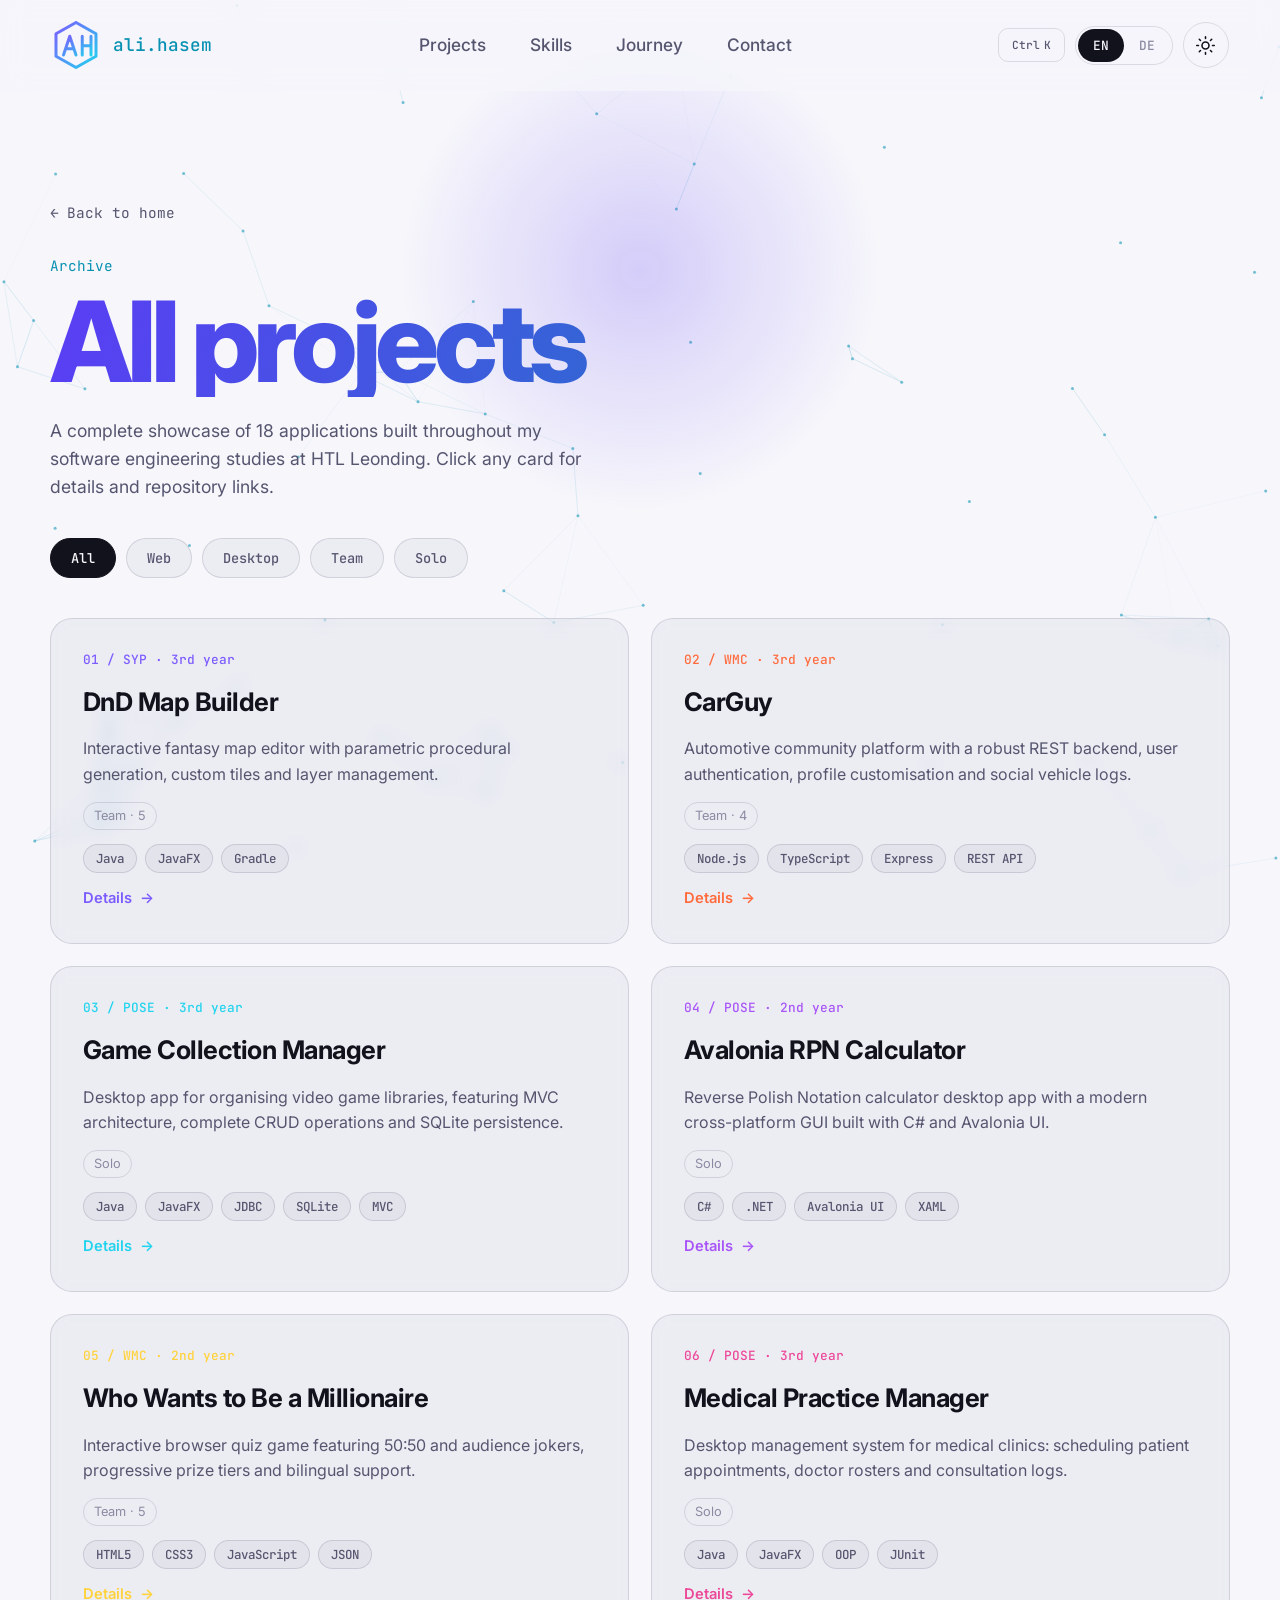
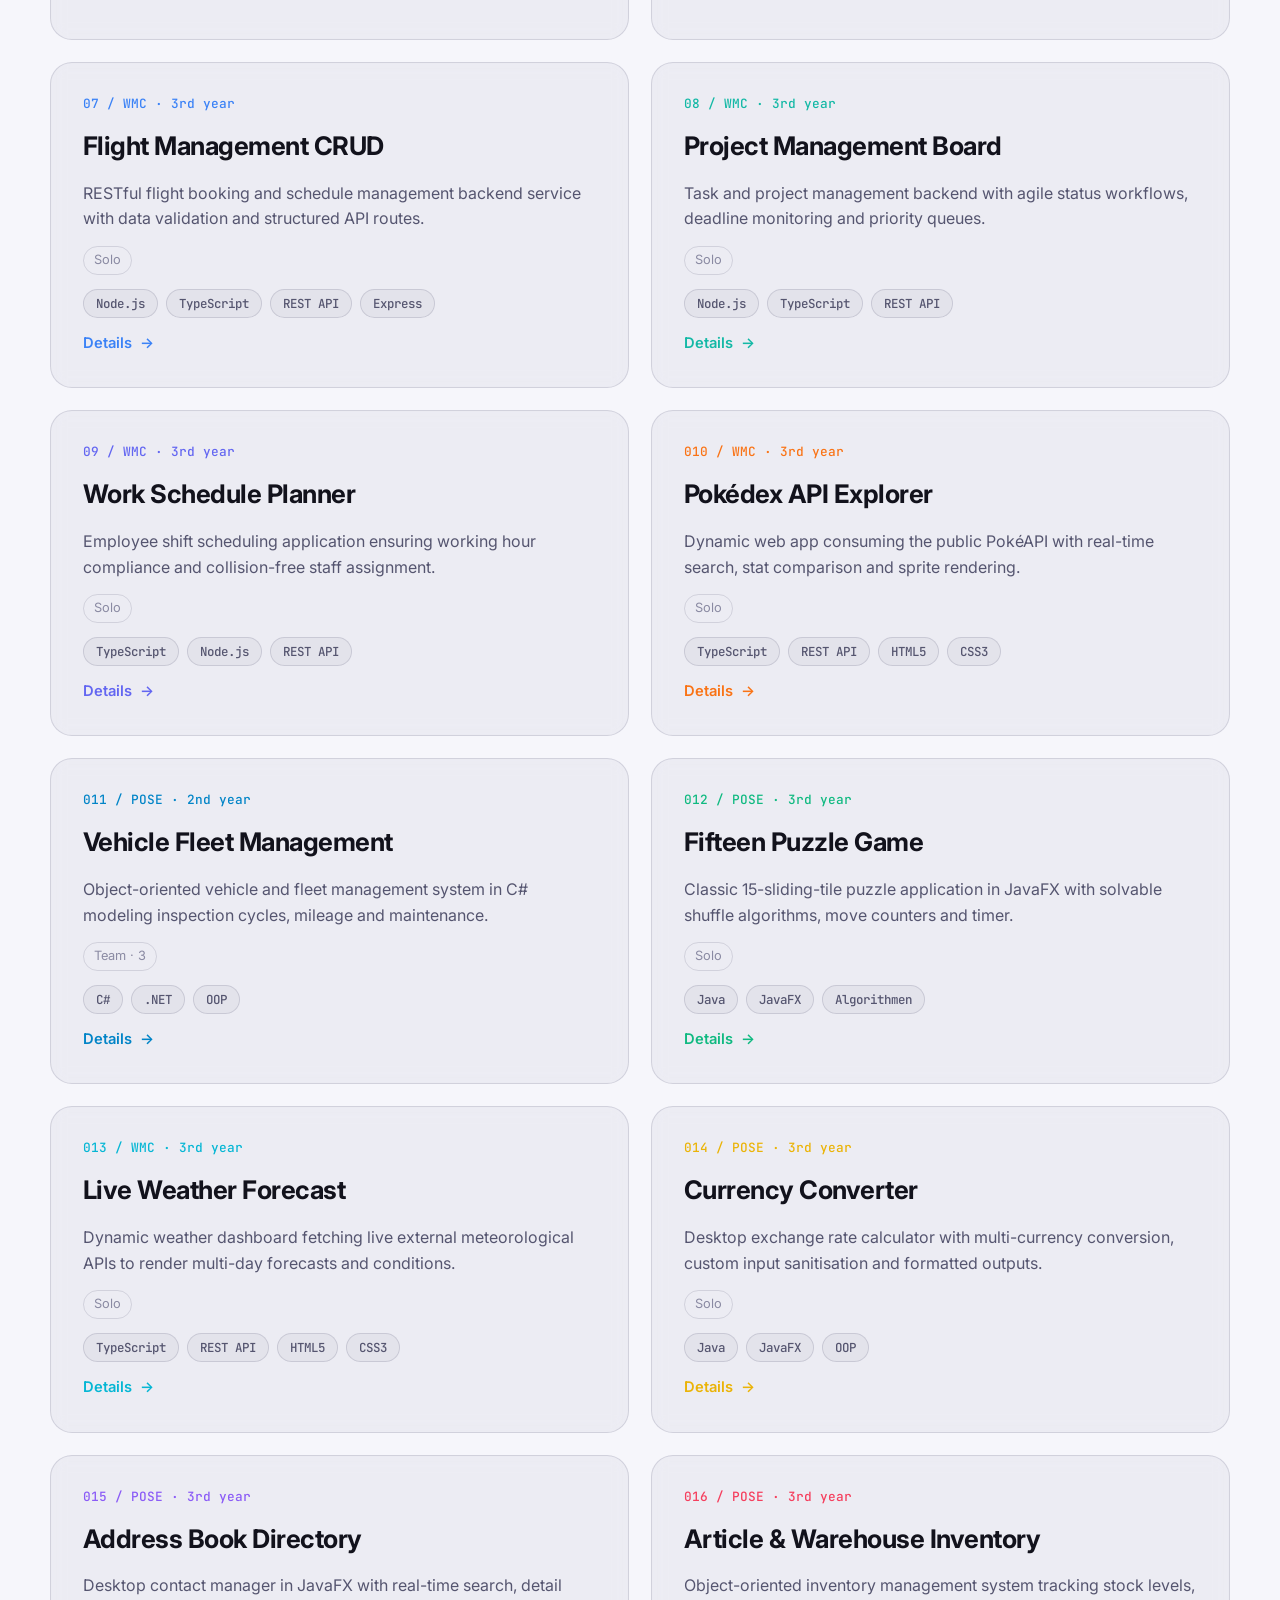
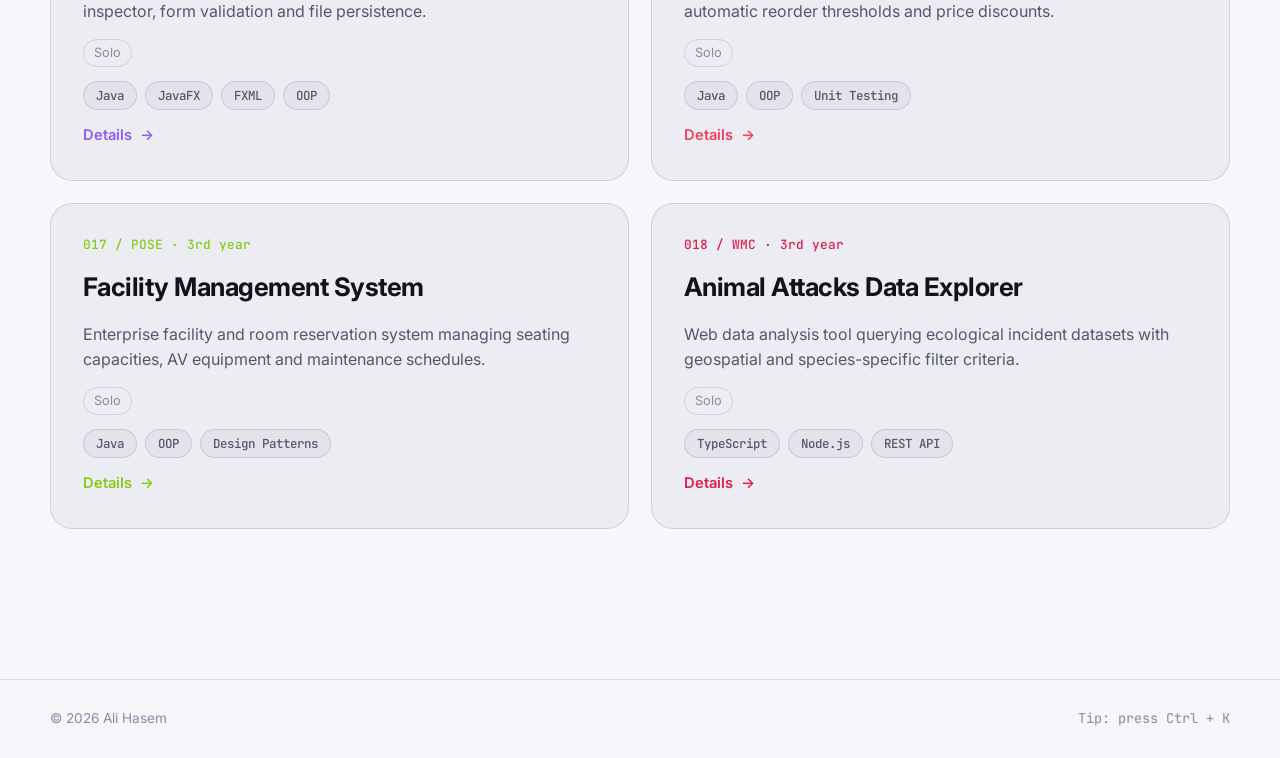
<file: docs/projects.html>
<!DOCTYPE html>
<html lang="en" data-theme="dark">
<head>
  <meta charset="utf-8" />
  <meta name="viewport" content="width=device-width, initial-scale=1" />
  <title>Projects — Ali Hasem</title>
  <meta name="description" content="Portfolio of Ali Hasem, software developer studying at HTL Leonding. Java, C#, TypeScript and Node.js. Available for opportunities." />
  <meta name="author" content="Ali Hasem" />
  <meta property="og:title" content="Ali Hasem — Software Developer" />
  <meta property="og:description" content="Software developer studying at HTL Leonding. Java, C#, TypeScript." />
  <meta property="og:type" content="website" />
  <meta property="og:url" content="https://ahasemhtl.github.io/" />
  <meta name="theme-color" content="#0b0b12" />
  <link rel="icon" href="favicon.svg" type="image/svg+xml" />
  <link rel="preconnect" href="https://fonts.googleapis.com" />
  <link rel="preconnect" href="https://fonts.gstatic.com" crossorigin />
  <link href="https://fonts.googleapis.com/css2?family=Inter:wght@400;500;600;700;800&family=JetBrains+Mono:wght@400;500&display=swap" rel="stylesheet" />
  <link rel="stylesheet" href="style.css" />
  <script>
    (function () {
      try {
        var t = localStorage.getItem("theme");
        if (t !== "light" && t !== "dark") t = matchMedia("(prefers-color-scheme: light)").matches ? "light" : "dark";
        document.documentElement.dataset.theme = t;
      } catch (e) {}
    })();
  </script>
</head>
<body class="subpage">
  <canvas id="bg" aria-hidden="true"></canvas>
  <div class="progress" id="progress" aria-hidden="true"></div>
  <div class="cursor-glow" id="cursorGlow" aria-hidden="true"></div>

  <header class="nav">
    <a href="index.html" class="logo" aria-label="Ali Hasem, home">
      <svg class="logo-mark" viewBox="0 0 40 40" fill="none" stroke="url(#lg)" stroke-width="2.4" stroke-linecap="round" stroke-linejoin="round" aria-hidden="true">
        <defs><linearGradient id="lg" x1="0" y1="0" x2="1" y2="1"><stop offset="0" stop-color="#7c5cff"/><stop offset="1" stop-color="#22d3ee"/></linearGradient></defs>
        <path class="hex" d="M20 2 36 11v18L20 38 4 29V11z"/>
        <path class="ah" d="M10 28l5-15 5 15M12 23h6M25 13v15M32 13v15M25 20.5h7"/>
      </svg>
      <span class="logo-word mono">ali<b>.</b>hasem</span>
    </a>
    <nav aria-label="Sections">
      <a href="index.html#projects" data-i18n="nav_projects">Projects</a>
      <a href="index.html#skills" data-i18n="nav_skills">Skills</a>
      <a href="index.html#journey" data-i18n="nav_journey">Journey</a>
      <a href="index.html#contact" data-i18n="nav_contact">Contact</a>
    </nav>
    <div class="nav-tools">
      <button class="kbd-btn" id="openPalette" aria-label="Open command menu"><span class="kbd">Ctrl</span><span class="kbd">K</span></button>
      <div class="lang" role="group" aria-label="Language">
        <button data-lang="en" class="active">EN</button>
        <button data-lang="de">DE</button>
      </div>
      <button class="icon-btn" id="themeBtn" aria-label="Toggle theme">
        <svg class="i-moon" viewBox="0 0 24 24" fill="none" stroke="currentColor" stroke-width="1.8" stroke-linecap="round" stroke-linejoin="round"><path d="M21 12.8A9 9 0 1 1 11.2 3a7 7 0 0 0 9.8 9.8z"/></svg>
        <svg class="i-sun" viewBox="0 0 24 24" fill="none" stroke="currentColor" stroke-width="1.8" stroke-linecap="round" stroke-linejoin="round"><circle cx="12" cy="12" r="4"/><path d="M12 2v2M12 20v2M4.9 4.9l1.4 1.4M17.7 17.7l1.4 1.4M2 12h2M20 12h2M4.9 19.1l1.4-1.4M17.7 6.3l1.4-1.4"/></svg>
      </button>
    </div>
  </header>

  <main id="top">
    <section class="page-head">
      <div class="wrap">
        <a class="back-link mono reveal" href="index.html"><span aria-hidden="true">←</span> <span data-i18n="back">Back to home</span></a>
        <span class="num mono reveal" data-i18n="page_kicker">Archive</span>
        <h1 class="page-title reveal" style="--d:.08s" data-i18n="page_title">All projects</h1>
        <p class="page-sub reveal" style="--d:.16s" data-i18n="page_sub">Everything I built so far.</p>
        <div class="filters reveal" style="--d:.24s" role="group" aria-label="Filter">
          <button class="active" data-filter="all" data-i18n="f_all">All</button>
          <button data-filter="web" data-i18n="f_web">Web</button>
          <button data-filter="desktop" data-i18n="f_desktop">Desktop</button>
          <button data-filter="team" data-i18n="f_team">Team</button>
          <button data-filter="solo" data-i18n="f_solo">Solo</button>
        </div>
      </div>
    </section>
    <section class="section" style="padding-top:0">
      <div class="wrap">
        <div class="cards" id="cards"></div>
      </div>
    </section>
  </main>

  <footer class="footer">
    <div class="wrap">
      <span>© <span id="year"></span> Ali Hasem</span>
      <span class="mono" data-i18n="footer_hint">Tip: press Ctrl + K</span>
    </div>
  </footer>

  <!-- Project modal -->
  <div class="modal" id="modal" role="dialog" aria-modal="true" aria-labelledby="mTitle" hidden>
    <div class="modal-box">
      <button class="modal-close" id="mClose" aria-label="Close">×</button>
      <p class="mono m-meta" id="mMeta"></p>
      <h3 id="mTitle"></h3>
      <p id="mDesc"></p>
      <ul id="mPoints"></ul>
      <div class="chips" id="mTech"></div>
      <div class="m-links" id="mLinks"></div>
    </div>
  </div>

  <!-- Command palette -->
  <div class="palette" id="palette" role="dialog" aria-modal="true" aria-label="Command menu" hidden>
    <div class="palette-box">
      <input id="pInput" type="text" autocomplete="off" spellcheck="false" placeholder="Type a command…" />
      <ul id="pList" role="listbox"></ul>
      <div class="palette-foot mono"><span>↑↓</span> <span>Enter</span> <span>Esc</span></div>
    </div>
  </div>

  <script src="script.js"></script>
</body>
</html>
</file>
<file: docs/style.css>
:root{
  --bg:#0b0b12; --bg2:#10101a; --card:rgba(255,255,255,.04); --line:rgba(255,255,255,.1);
  --fg:#f2f2f7; --muted:#a3a3b8; --faint:#6b6b80;
  --a1:#7c5cff; --a2:#22d3ee; --a3:#ff6bd6;
  --grad:linear-gradient(110deg,var(--a1),var(--a2));
  --radius:18px; --ease:cubic-bezier(.16,1,.3,1);
  --shadow:0 20px 60px -20px rgba(0,0,0,.6);
}
[data-theme="light"]{
  --bg:#f6f6fb; --bg2:#ffffff; --card:rgba(20,20,60,.04); --line:rgba(20,20,60,.12);
  --fg:#12121c; --muted:#555570; --faint:#8a8aa3;
  --a1:#5b3df5; --a2:#0891b2; --a3:#d6249f;
  --shadow:0 20px 50px -25px rgba(30,30,90,.35);
}
*{box-sizing:border-box;margin:0;padding:0}
html{scroll-behavior:smooth;scroll-padding-top:80px}
body{font-family:Inter,system-ui,-apple-system,Segoe UI,sans-serif;background:var(--bg);color:var(--fg);line-height:1.6;overflow-x:hidden;-webkit-font-smoothing:antialiased;transition:background .4s,color .4s}
a{color:inherit;text-decoration:none}
button{font:inherit;color:inherit;background:none;border:0;cursor:pointer}
ul,ol{list-style:none}
.mono{font-family:"JetBrains Mono",ui-monospace,monospace}
.wrap{width:min(1180px,100% - 48px);margin-inline:auto}
:focus-visible{outline:2px solid var(--a2);outline-offset:3px;border-radius:6px}

#bg{position:fixed;inset:0;width:100%;height:100%;z-index:-2}
.cursor-glow{position:fixed;width:520px;height:520px;border-radius:50%;pointer-events:none;z-index:-1;
  background:radial-gradient(circle,color-mix(in srgb,var(--a1) 22%,transparent),transparent 65%);
  transform:translate(-50%,-50%);left:50%;top:30%;transition:opacity .4s}
.progress{position:fixed;top:0;left:0;height:3px;width:0;background:var(--grad);z-index:100}

/* NAV */
.nav{position:fixed;inset:0 0 auto 0;z-index:50;display:flex;align-items:center;justify-content:space-between;
  padding:14px clamp(16px,4vw,48px);backdrop-filter:blur(14px);background:color-mix(in srgb,var(--bg) 70%,transparent);
  border-bottom:1px solid transparent;transition:border-color .3s}
.nav.scrolled{border-color:var(--line)}
.logo{font-weight:800;font-size:1.5rem;letter-spacing:-.06em}
.logo span{color:var(--a2)}
.nav nav{display:flex;gap:32px}
.nav nav a{font-size:.92rem;color:var(--muted);position:relative;transition:color .3s}
.nav nav a:hover,.nav nav a.active{color:var(--fg)}
.nav nav a::after{content:"";position:absolute;left:0;bottom:-6px;height:2px;width:0;background:var(--grad);transition:width .4s var(--ease)}
.nav nav a:hover::after,.nav nav a.active::after{width:100%}
.nav-tools{display:flex;align-items:center;gap:10px}
.kbd-btn{display:flex;gap:4px;padding:6px 10px;border:1px solid var(--line);border-radius:10px;transition:border-color .3s}
.kbd-btn:hover{border-color:var(--a2)}
.kbd{font:500 .7rem "JetBrains Mono",monospace;color:var(--muted)}
.lang{display:flex;border:1px solid var(--line);border-radius:999px;padding:2px}
.lang button{font:500 .72rem "JetBrains Mono",monospace;padding:6px 10px;border-radius:999px;color:var(--faint);transition:.3s}
.lang button.active{background:var(--fg);color:var(--bg)}
.icon-btn{width:38px;height:38px;display:grid;place-items:center;border:1px solid var(--line);border-radius:50%;transition:.3s}
.icon-btn:hover{border-color:var(--a2);color:var(--a2)}
.icon-btn svg{width:18px;height:18px}
[data-theme="dark"] .i-sun{display:none}
[data-theme="light"] .i-moon{display:none}

/* HERO */
.hero{min-height:100svh;display:flex;align-items:center;position:relative;padding:120px 0 80px}
.hero-inner{display:flex;flex-direction:column;align-items:flex-start}
.pill{display:inline-flex;align-items:center;gap:10px;padding:8px 16px;border:1px solid var(--line);border-radius:999px;font-size:.85rem;color:var(--muted);background:var(--card);backdrop-filter:blur(8px)}
.dot{width:8px;height:8px;border-radius:50%;background:#2ee59d;box-shadow:0 0 0 0 rgba(46,229,157,.7);animation:pulse 2s infinite}
@keyframes pulse{70%{box-shadow:0 0 0 10px rgba(46,229,157,0)}100%{box-shadow:0 0 0 0 rgba(46,229,157,0)}}
.hero-name{margin:28px 0 8px;font-size:clamp(4rem,15vw,11rem);font-weight:800;line-height:.92;letter-spacing:-.05em}
.hero-name .line{display:block}
.grad{background:var(--grad);-webkit-background-clip:text;background-clip:text;color:transparent;background-size:200% 100%;animation:shift 6s ease-in-out infinite alternate}
@keyframes shift{to{background-position:100% 0}}
.glitch{position:relative;display:inline-block}
.glitch::before,.glitch::after{content:attr(data-text);position:absolute;inset:0;opacity:0}
.glitch:hover::before{opacity:.8;color:var(--a3);transform:translate(-3px,2px);clip-path:inset(0 0 55% 0)}
.glitch:hover::after{opacity:.8;color:var(--a2);transform:translate(3px,-2px);clip-path:inset(55% 0 0 0)}
.hero-role{font-size:clamp(1.2rem,3vw,2rem);font-weight:500;min-height:1.6em;display:flex;align-items:center;gap:12px}
.prompt{color:var(--a2)}
.caret{width:3px;height:1.2em;background:var(--a2);animation:blink 1s steps(1) infinite}
@keyframes blink{50%{opacity:0}}
.hero-sub{max-width:560px;margin-top:20px;color:var(--muted);font-size:1.1rem}
.hero-cta{display:flex;gap:14px;margin-top:36px;flex-wrap:wrap}
.btn{display:inline-flex;align-items:center;gap:10px;padding:14px 26px;border-radius:14px;font-weight:600;transition:transform .4s var(--ease),box-shadow .4s,background .3s}
.btn svg{width:18px;height:18px;transition:transform .4s var(--ease)}
.btn.primary{background:var(--grad);color:#fff;box-shadow:0 10px 30px -10px var(--a1)}
.btn.primary:hover{transform:translateY(-3px);box-shadow:0 16px 40px -10px var(--a1)}
.btn.primary:hover svg{transform:translateX(4px)}
.btn.ghost{border:1px solid var(--line);background:var(--card)}
.btn.ghost:hover{border-color:var(--a2);transform:translateY(-3px)}
.scroll-hint{position:absolute;bottom:28px;left:50%;transform:translateX(-50%);width:26px;height:42px;border:2px solid var(--faint);border-radius:14px}
.scroll-hint span{position:absolute;left:50%;top:7px;width:3px;height:8px;border-radius:2px;background:var(--faint);transform:translateX(-50%);animation:wheel 1.6s infinite}
@keyframes wheel{to{transform:translate(-50%,14px);opacity:0}}

/* STATS */
.stats{display:grid;grid-template-columns:repeat(4,1fr);gap:16px;margin-top:-20px}
.stat{padding:26px;border:1px solid var(--line);border-radius:var(--radius);background:var(--card);backdrop-filter:blur(8px)}
.stat b{display:block;font-size:clamp(2.2rem,5vw,3.4rem);font-weight:800;letter-spacing:-.04em;background:var(--grad);-webkit-background-clip:text;background-clip:text;color:transparent}
.stat span{color:var(--muted);font-size:.9rem}

/* SECTIONS */
.section{padding:clamp(80px,12vw,150px) 0}
.sec-head{margin-bottom:56px;max-width:640px}
.num{color:var(--a2);font-size:.9rem}
.sec-head h2{font-size:clamp(2rem,5vw,3.4rem);letter-spacing:-.035em;line-height:1.1;margin:10px 0 14px}
.sec-head p{color:var(--muted);font-size:1.05rem}

/* CARDS */
.cards{display:grid;grid-template-columns:repeat(2,1fr);gap:22px}
.card{--mx:50%;--my:50%;--c:var(--a1);position:relative;text-align:left;padding:32px;border-radius:22px;border:1px solid var(--line);
  background:var(--card);overflow:hidden;transform-style:preserve-3d;transition:transform .25s ease-out,border-color .3s;min-height:260px;display:flex;flex-direction:column;gap:14px;backdrop-filter:blur(8px)}
.card::before{content:"";position:absolute;inset:0;background:radial-gradient(420px circle at var(--mx) var(--my),color-mix(in srgb,var(--c) 28%,transparent),transparent 60%);opacity:0;transition:opacity .3s;pointer-events:none}
.card:hover{border-color:color-mix(in srgb,var(--c) 60%,transparent)}
.card:hover::before{opacity:1}
.card .idx{font:500 .8rem "JetBrains Mono",monospace;color:var(--c)}
.card h3{font-size:1.6rem;letter-spacing:-.02em}
.card p{color:var(--muted);flex:1}
.card .meta{display:flex;gap:10px;flex-wrap:wrap;font-size:.8rem;color:var(--faint)}
.tag{padding:3px 10px;border:1px solid var(--line);border-radius:999px}
.chips{display:flex;flex-wrap:wrap;gap:8px}
.chip{padding:5px 12px;border-radius:999px;font:500 .78rem "JetBrains Mono",monospace;border:1px solid var(--line);background:var(--card);color:var(--muted)}
.card .more{display:inline-flex;align-items:center;gap:8px;color:var(--c);font-weight:600;font-size:.92rem}
.card .more i{transition:transform .4s var(--ease);font-style:normal}
.card:hover .more i{transform:translateX(6px)}

/* SKILLS */
.skill-groups{display:grid;gap:40px}
.skill-group h3{font:500 .85rem "JetBrains Mono",monospace;color:var(--faint);text-transform:uppercase;letter-spacing:.14em;margin-bottom:18px}
.tiles{display:grid;grid-template-columns:repeat(auto-fill,minmax(130px,1fr));gap:14px}
.tile{position:relative;display:flex;flex-direction:column;align-items:center;gap:12px;padding:22px 10px;border:1px solid var(--line);border-radius:16px;background:var(--card);transition:transform .4s var(--ease),border-color .3s,box-shadow .3s}
.tile:hover{transform:translateY(-6px) scale(1.03);border-color:var(--a2);box-shadow:0 18px 40px -18px var(--a2)}
.tile img{height:46px;width:46px;object-fit:contain;transition:transform .4s var(--ease)}
.tile:hover img{transform:scale(1.15) rotate(-4deg)}
[data-theme="light"] .tile img[data-invert]{filter:none}
[data-theme="dark"] .tile img[data-invert]{filter:invert(1) brightness(1.8)}
.tile span{font-size:.82rem;color:var(--muted)}
.concepts{margin-top:56px}
.concepts h3{font:500 .85rem "JetBrains Mono",monospace;color:var(--faint);text-transform:uppercase;letter-spacing:.14em;margin-bottom:18px}

/* TIMELINE */
.timeline{position:relative;margin-left:10px;padding-left:36px;border-left:2px solid var(--line)}
.t-item{position:relative;padding-bottom:52px}
.t-item::before{content:"";position:absolute;left:-45px;top:6px;width:16px;height:16px;border-radius:50%;background:var(--bg);border:3px solid var(--a1);transition:.4s}
.t-item.now::before{border-color:#2ee59d;box-shadow:0 0 0 6px color-mix(in srgb,#2ee59d 25%,transparent)}
.t-item:hover::before{transform:scale(1.3)}
.t-when{font:500 .8rem "JetBrains Mono",monospace;color:var(--a2)}
.t-item h3{font-size:1.4rem;margin:6px 0 8px;letter-spacing:-.015em}
.t-item p{color:var(--muted);max-width:720px;line-height:1.7}
.t-chips{margin-top:12px;gap:6px}
.t-chips .chip{font-size:.76rem;padding:4px 11px;background:var(--bg2)}

/* CONTACT */
.contact-card{padding:clamp(28px,5vw,56px);border-radius:28px;border:1px solid var(--line);background:linear-gradient(135deg,color-mix(in srgb,var(--a1) 14%,transparent),color-mix(in srgb,var(--a2) 10%,transparent)),var(--card);display:flex;flex-direction:column;gap:30px;align-items:flex-start}
.mail-btn{display:flex;align-items:center;gap:18px;padding:18px 24px;border-radius:16px;border:1px solid var(--line);background:var(--bg2);font-size:clamp(.95rem,2.6vw,1.5rem);transition:.3s;max-width:100%}
.mail-btn:hover{border-color:var(--a2);transform:translateY(-3px)}
.copy-tag{font:500 .72rem "JetBrains Mono",monospace;padding:4px 10px;border-radius:8px;background:var(--grad);color:#fff}
.socials{display:flex;gap:14px;flex-wrap:wrap}
.social{display:inline-flex;align-items:center;gap:10px;padding:12px 20px;border:1px solid var(--line);border-radius:14px;background:var(--bg2);transition:.4s var(--ease)}
.social:hover{transform:translateY(-4px);border-color:var(--a2)}
.social img,.social svg{width:22px;height:22px}
[data-theme="dark"] .social img[alt=""][src*="github"]{filter:invert(1)}
.footer{border-top:1px solid var(--line);padding:28px 0;color:var(--faint);font-size:.85rem}
.footer .wrap{display:flex;justify-content:space-between;gap:12px;flex-wrap:wrap}

/* MODAL + PALETTE */
.modal,.palette{position:fixed;inset:0;z-index:200;display:grid;place-items:center;padding:20px;background:rgba(5,5,12,.65);backdrop-filter:blur(8px);animation:fade .25s}
.modal[hidden],.palette[hidden]{display:none}
@keyframes fade{from{opacity:0}}
.modal-box{position:relative;width:min(620px,100%);max-height:88vh;overflow:auto;padding:36px;border-radius:24px;background:var(--bg2);border:1px solid var(--line);box-shadow:var(--shadow);animation:pop .4s var(--ease)}
@keyframes pop{from{transform:translateY(24px) scale(.97);opacity:0}}
.modal-close{position:absolute;top:14px;right:18px;font-size:1.8rem;color:var(--muted)}
.m-meta{color:var(--a2);font-size:.8rem;margin-bottom:6px}
.modal-box h3{font-size:2rem;letter-spacing:-.03em;margin-bottom:12px}
.modal-box p{color:var(--muted)}
.modal-box ul{margin:18px 0;display:grid;gap:8px}
.modal-box li{padding-left:22px;position:relative;color:var(--fg)}
.modal-box li::before{content:"→";position:absolute;left:0;color:var(--a2)}
.m-note{margin-top:22px;font-size:.85rem;color:var(--faint)}
.palette{align-items:start;padding-top:14vh}
.palette-box{width:min(560px,100%);border-radius:18px;background:var(--bg2);border:1px solid var(--line);box-shadow:var(--shadow);overflow:hidden;animation:pop .35s var(--ease)}
.palette-box input{width:100%;padding:18px 22px;background:none;border:0;border-bottom:1px solid var(--line);color:var(--fg);font:500 1rem Inter,sans-serif;outline:0}
#pList{max-height:340px;overflow:auto;padding:8px}
#pList li{display:flex;justify-content:space-between;align-items:center;padding:12px 14px;border-radius:10px;cursor:pointer;color:var(--muted)}
#pList li.sel,#pList li:hover{background:var(--card);color:var(--fg)}
#pList li small{font:400 .72rem "JetBrains Mono",monospace;color:var(--faint)}
.palette-foot{display:flex;gap:16px;padding:10px 18px;border-top:1px solid var(--line);font-size:.72rem;color:var(--faint)}

/* REVEAL */
.reveal{opacity:0;transform:translateY(28px);transition:opacity .9s var(--ease) var(--d,0s),transform .9s var(--ease) var(--d,0s)}
.reveal.in{opacity:1;transform:none}
.js-off .reveal{opacity:1;transform:none}

@media(max-width:860px){
  .nav nav,.kbd-btn{display:none}
  .stats{grid-template-columns:repeat(2,1fr)}
  .cards{grid-template-columns:1fr}
  .cursor-glow{display:none}
}
@media(prefers-reduced-motion:reduce){
  *,*::before,*::after{animation:none!important;transition-duration:.01ms!important}
  html{scroll-behavior:auto}
  .reveal{opacity:1;transform:none}
}

/* ===== Custom logo ===== */
.logo{display:flex;align-items:center;gap:12px;font-size:1rem;letter-spacing:0;font-weight:500}
.logo-mark{width:40px;height:40px;overflow:visible;transition:transform .8s var(--ease),filter .4s}
.logo-mark .hex{stroke-dasharray:130;stroke-dashoffset:130;animation:draw 1.4s var(--ease) .2s forwards}
.logo-mark .ah{stroke-dasharray:90;stroke-dashoffset:90;animation:draw 1.2s var(--ease) .9s forwards}
@keyframes draw{to{stroke-dashoffset:0}}
.logo:hover .logo-mark{transform:rotate(60deg) scale(1.08);filter:drop-shadow(0 0 10px var(--a1))}
.logo:hover .logo-mark .ah{animation:none;stroke-dashoffset:0}
.logo-word{font-size:.95rem;color:var(--fg);max-width:0;opacity:0;overflow:hidden;white-space:nowrap;transition:max-width .6s var(--ease),opacity .4s}
.logo-word b{color:var(--a2);font-weight:500}
.logo:hover .logo-word,.nav:not(.scrolled) .logo-word{max-width:140px;opacity:1}

/* ===== Orbit button (rotating colour ring + magnetic) ===== */
@property --ang{syntax:"<angle>";initial-value:0deg;inherits:false}
.btn-orbit{--ang:0deg;position:relative;display:inline-flex;align-items:center;gap:16px;padding:8px 8px 8px 28px;border-radius:999px;font-weight:600;
  border:2px solid transparent;
  background:linear-gradient(var(--bg2),var(--bg2)) padding-box,conic-gradient(from var(--ang),var(--a1),var(--a2),var(--a3),var(--a1)) border-box;
  animation:spin 4s linear infinite;transition:box-shadow .4s,transform .25s ease-out;overflow:hidden;isolation:isolate}
@keyframes spin{to{--ang:360deg}}
.btn-orbit::before{content:"";position:absolute;inset:0;z-index:-1;background:var(--grad);clip-path:circle(0 at calc(100% - 30px) 50%);transition:clip-path .6s var(--ease)}
.btn-orbit:hover::before{clip-path:circle(150% at calc(100% - 30px) 50%)}
.btn-orbit:hover{box-shadow:0 14px 40px -12px var(--a1);color:#fff}
.orbit-arrow{width:44px;height:44px;border-radius:50%;display:grid;place-items:center;background:var(--grad);color:#fff;transition:transform .5s var(--ease),background .3s}
.orbit-arrow svg{width:20px;height:20px;transition:transform .5s var(--ease)}
.btn-orbit:hover .orbit-arrow{background:#fff;color:var(--a1);transform:rotate(45deg)}

/* ===== Terminal bracket button ===== */
.btn-bracket{position:relative;display:inline-flex;align-items:center;padding:16px 38px;font:500 1rem "JetBrains Mono",monospace;color:var(--fg);transition:transform .25s ease-out,color .3s,letter-spacing .4s var(--ease)}
.btn-bracket::before,.btn-bracket::after{position:absolute;top:50%;font-size:1.7rem;line-height:0;color:var(--a2);transition:transform .5s var(--ease),color .3s}
.btn-bracket::before{content:"[";left:6px}
.btn-bracket::after{content:"]";right:6px}
.btn-bracket:hover{letter-spacing:.06em;color:var(--a2)}
.btn-bracket:hover::before{transform:translateX(-8px)}
.btn-bracket:hover::after{transform:translateX(8px)}
.btn-bracket span::before{content:"$ ";color:var(--faint)}

/* ===== Language switch with sliding thumb ===== */
.lang{position:relative}
.lang::before{content:"";position:absolute;top:2px;bottom:2px;left:2px;width:calc(50% - 2px);border-radius:999px;background:var(--fg);transition:transform .45s var(--ease)}
.lang[data-active="de"]::before{transform:translateX(100%)}
.lang button{position:relative;z-index:1;min-width:38px}
.lang button.active{background:none;color:var(--bg)}

/* ===== Numbered nav ===== */
.nav nav{counter-reset:n}
.nav nav a{counter-increment:n}
.nav nav a::before{content:"0" counter(n);font:500 .65rem "JetBrains Mono",monospace;color:var(--a2);margin-right:7px;opacity:.55;transition:opacity .3s}
.nav nav a:hover::before,.nav nav a.active::before{opacity:1}

/* ===== Bigger navbar, no numbering ===== */
.nav{padding:20px clamp(18px,4vw,56px)}
.nav nav{gap:44px}
.nav nav a{font-size:1.08rem;font-weight:500}
.nav nav a::before{content:none!important}
.nav nav a::after{bottom:-8px;height:2px}
.logo-mark{width:50px;height:50px}
.logo-word{font-size:1.1rem}
.kbd-btn{padding:9px 13px}
.lang button{font-size:.8rem;padding:8px 13px;min-width:46px}
.icon-btn{width:46px;height:46px}
.icon-btn svg{width:21px;height:21px}
@media(max-width:860px){.nav{padding:14px 18px}.logo-mark{width:42px;height:42px}}

/* ===== All-projects bar ===== */
.all-bar{position:relative;display:flex;align-items:center;gap:24px;margin-top:26px;padding:30px clamp(24px,4vw,48px);border:1px solid var(--line);border-radius:26px;background:var(--card);overflow:hidden;isolation:isolate;transition:border-color .3s,transform .25s ease-out}
.all-bar::before{content:"";position:absolute;inset:0;z-index:-1;background:var(--grad);transform:translateX(-101%);transition:transform .7s var(--ease)}
.all-bar:hover::before{transform:none}
.all-bar:hover{border-color:transparent;color:#fff}
.all-text{display:flex;flex-direction:column;flex:1}
.all-text small{color:var(--a2);font-size:.8rem;letter-spacing:.14em;text-transform:uppercase;transition:color .3s}
.all-text strong{font-size:clamp(1.6rem,4vw,2.6rem);letter-spacing:-.03em;line-height:1.15}
.all-bar:hover small{color:rgba(255,255,255,.8)}
.all-count{font-size:clamp(2rem,6vw,4rem);color:transparent;-webkit-text-stroke:1.5px var(--faint);transition:-webkit-text-stroke-color .3s}
.all-bar:hover .all-count{-webkit-text-stroke-color:rgba(255,255,255,.9)}
.all-arrow{width:58px;height:58px;border-radius:50%;display:grid;place-items:center;background:var(--fg);color:var(--bg);transition:transform .6s var(--ease)}
.all-arrow svg{width:26px;height:26px}
.all-bar:hover .all-arrow{transform:translateX(8px) rotate(-45deg);background:#fff;color:var(--a1)}

/* ===== Projects page ===== */
.page-head{padding:clamp(130px,18vw,200px) 0 40px}
.back-link{display:inline-flex;gap:8px;color:var(--muted);font-size:.9rem;margin-bottom:30px;transition:color .3s,transform .4s var(--ease)}
.back-link:hover{color:var(--a2);transform:translateX(-6px)}
.page-head .num{display:block;margin-bottom:8px}
.page-title{font-size:clamp(3rem,10vw,7rem);font-weight:800;letter-spacing:-.05em;line-height:1;background:var(--grad);-webkit-background-clip:text;background-clip:text;color:transparent}
.page-sub{max-width:560px;margin-top:20px;color:var(--muted);font-size:1.1rem}
.filters{display:flex;flex-wrap:wrap;gap:10px;margin-top:36px}
.filters button{padding:10px 20px;border:1px solid var(--line);border-radius:999px;font:500 .85rem "JetBrains Mono",monospace;color:var(--muted);background:var(--card);transition:.3s}
.filters button:hover{border-color:var(--a2);color:var(--fg)}
.filters button.active{background:var(--fg);color:var(--bg);border-color:var(--fg)}
.empty{color:var(--muted);grid-column:1/-1}

/* ===== Modal links ===== */
.m-links{display:flex;flex-wrap:wrap;gap:12px;margin-top:26px}
.m-btn{padding:12px 22px;border-radius:12px;border:1px solid var(--line);font-weight:600;font-size:.92rem;transition:.3s var(--ease)}
.m-btn:hover{transform:translateY(-3px);border-color:var(--a2)}
.m-btn.primary{background:var(--grad);color:#fff;border-color:transparent}
.live-tag{color:#2ee59d;border-color:color-mix(in srgb,#2ee59d 40%,transparent)}
.card .meta{align-items:center}
</file>
